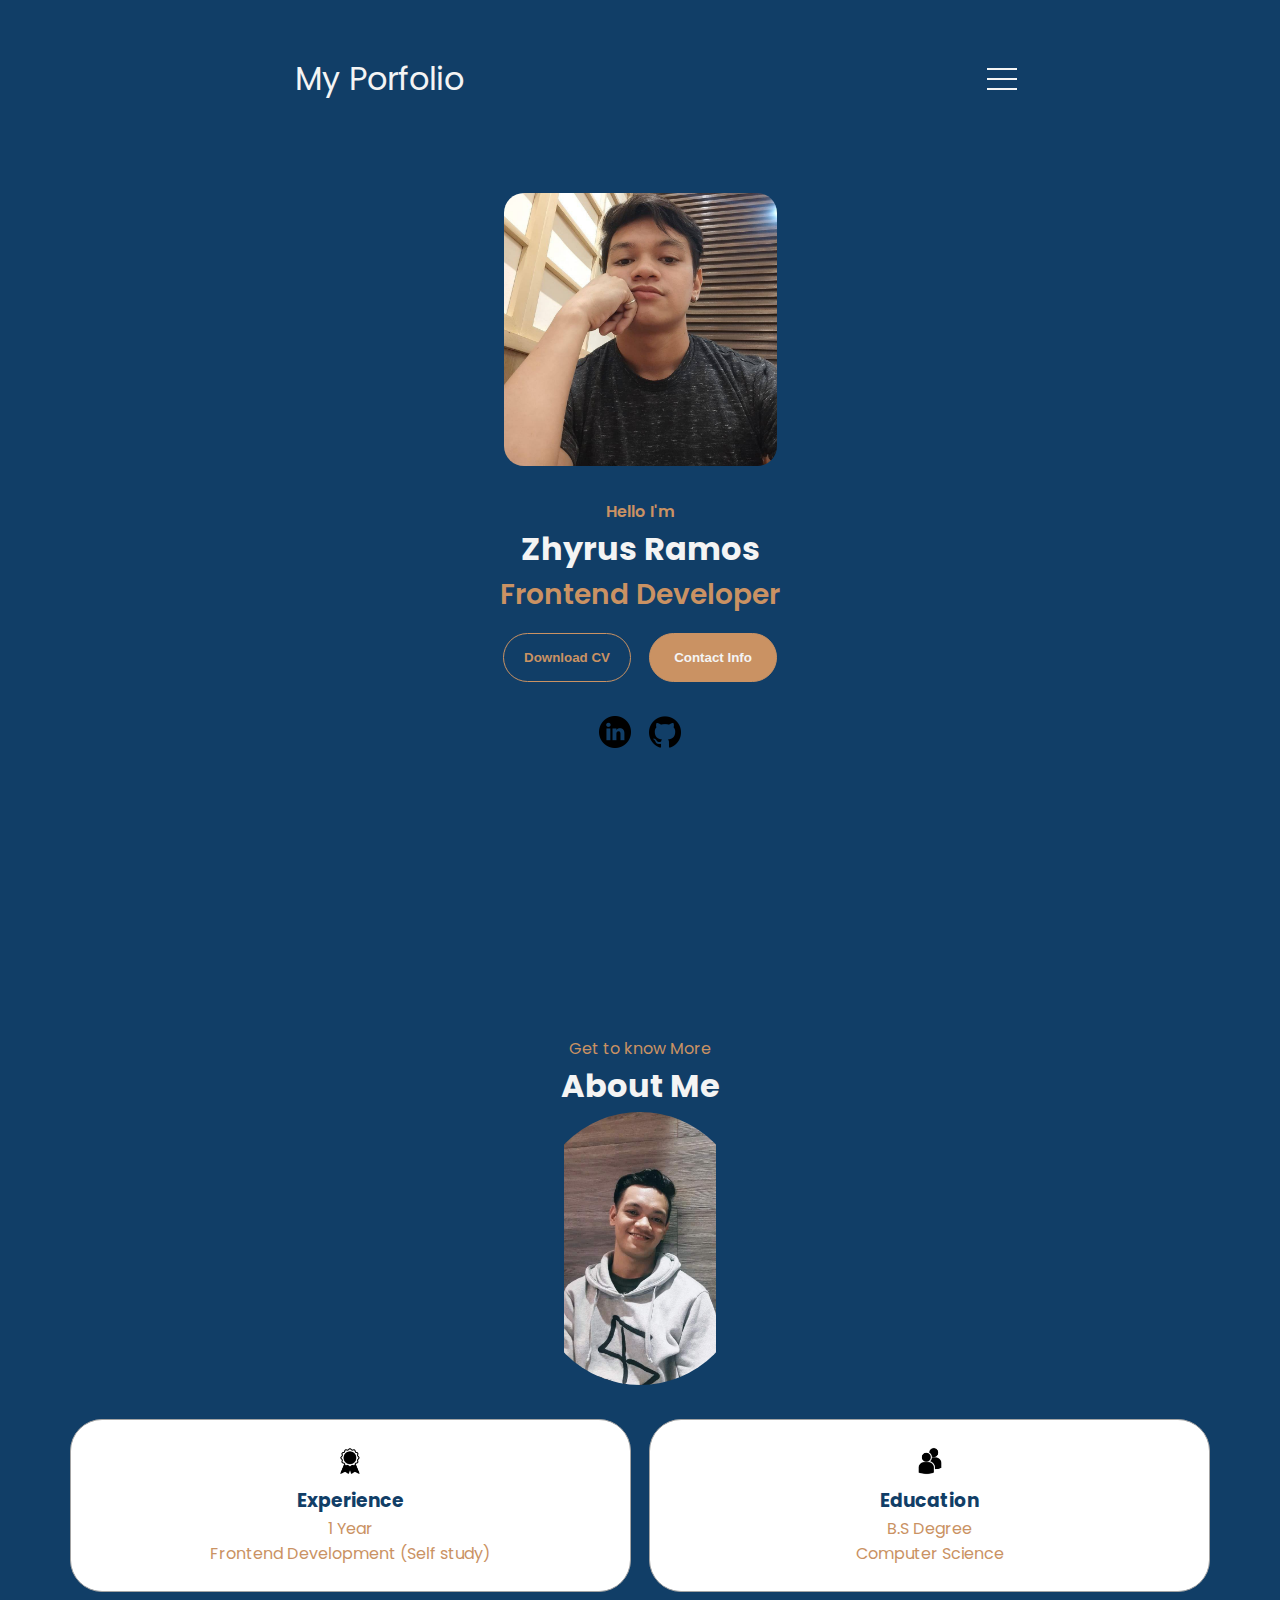
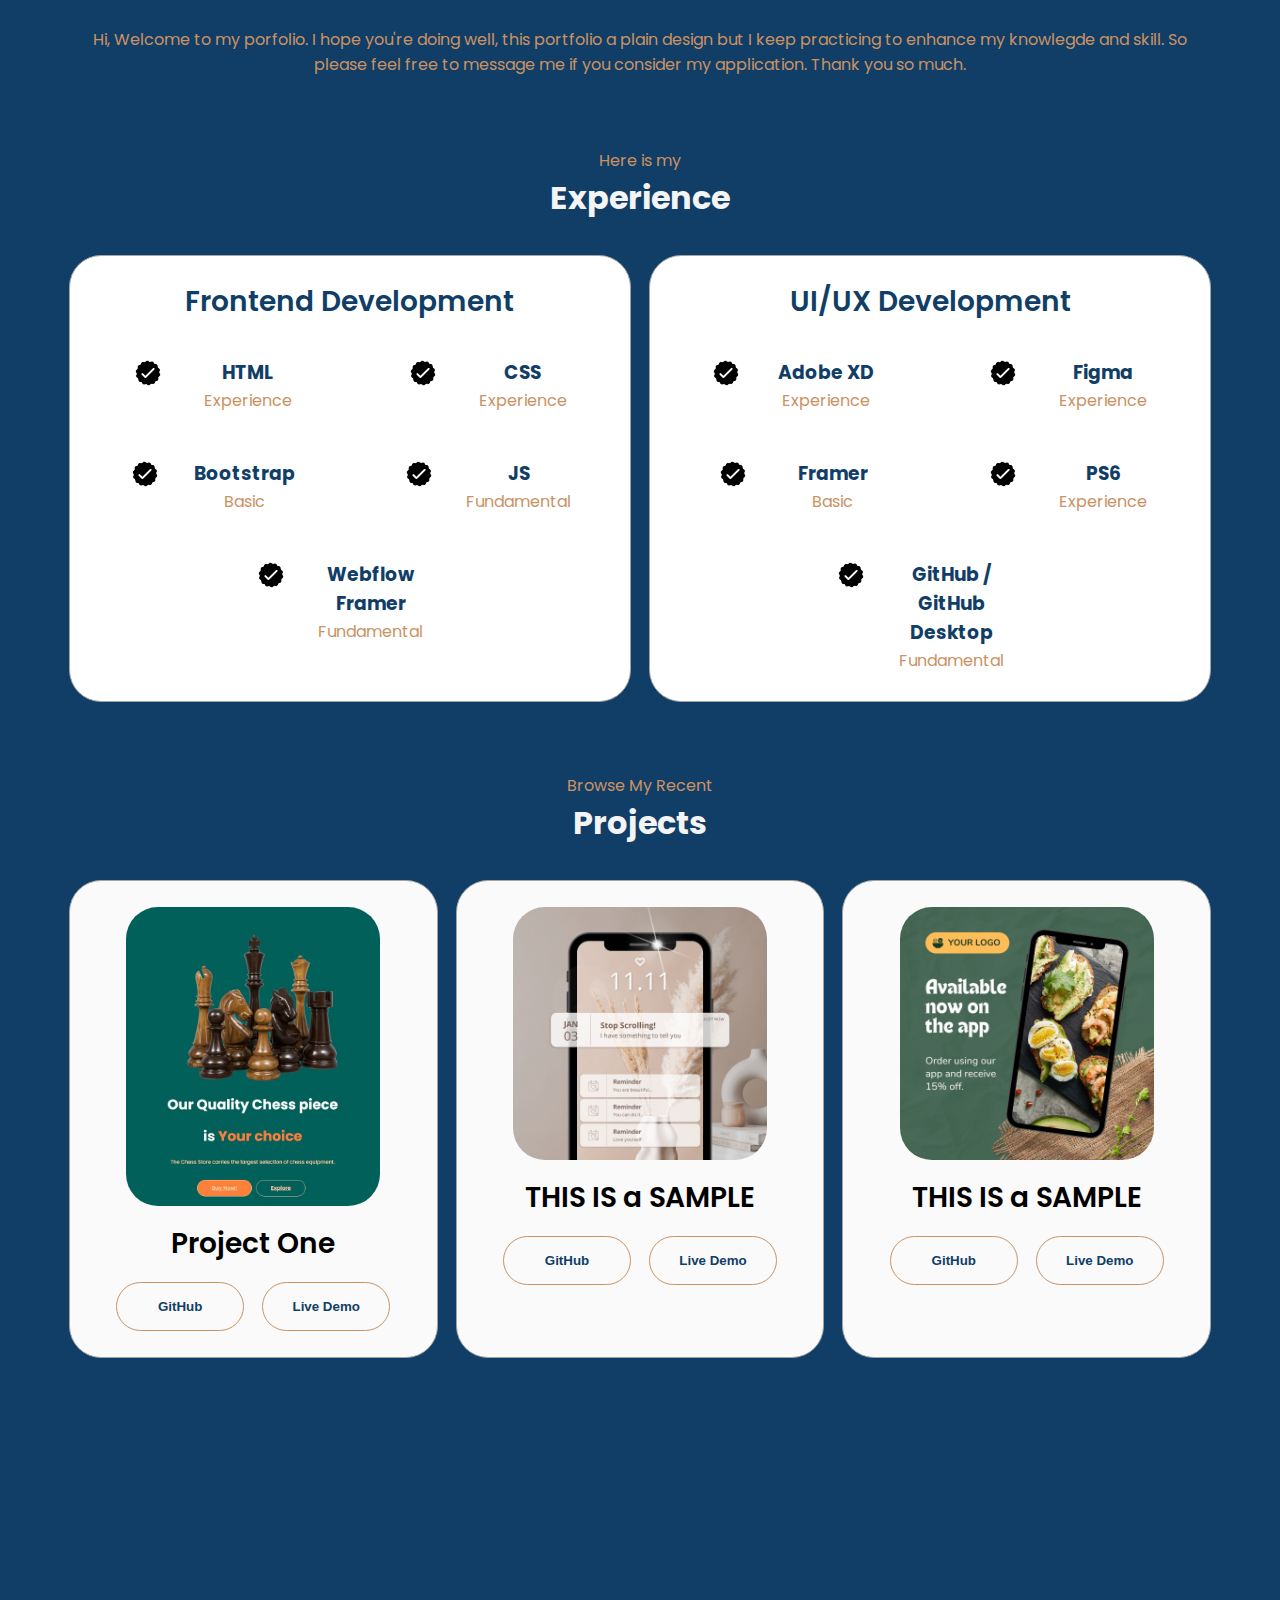
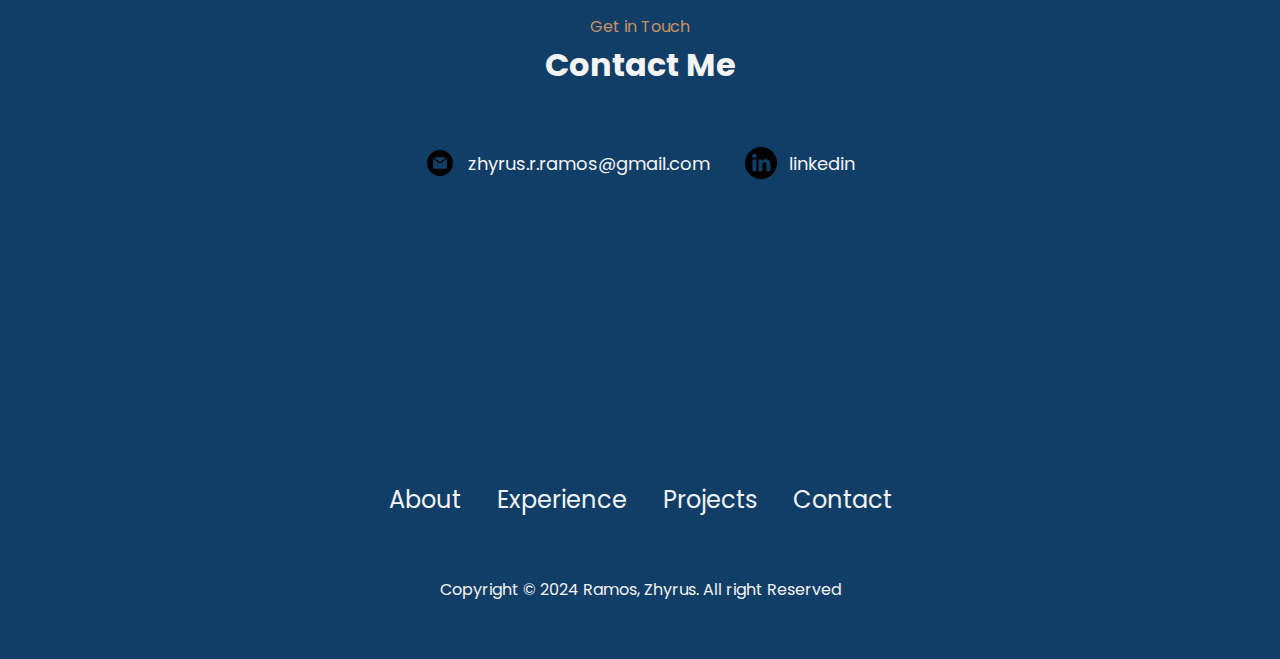
<file: index.html>
<!DOCTYPE html>
<html lang="en">
<head>
    <meta charset="UTF-8">
    <meta name="viewport" content="width=device-width, initial-scale=1.0">
    <title>My Porfolio</title>
    <link rel="stylesheet" href="style.css">
    <link rel="stylesheet" href="mediaqueries.css">
</head>
<body>
    <nav id="desktop-nav">
        <div class="logo">My Portfolio</div>
        <div>
            <ul class="nav-links">
                <li><a href="#about">About</a></li>
                <li><a href="#experience">Experience</a></li>
                <li><a href="#projects">Projects</a></li>
                <li><a href="#contact">Contact</a></li>
            </ul>
        </div>
    </nav>
    <nav id="hamburger-nav">
        <div class="logo">My Porfolio</div>
        <div class="hamburger-menu">
            <div class="hamburger-icon" onclick="toggleMenu()">
            <span></span>
            <span></span>
            <span></span>
            </div>
            <div class="menu-links">
                <li><a href="#about" onclick="toggleMenu()">About</a></li>
                <li><a href="#experience" onclick="toggleMenu()">Experience</a></li>
                <li><a href="#projects" onclick="toggleMenu()">Projects</a></li>
                <li><a href="#contact" onclick="toggleMenu()">Contact</a></li>
            </div>
        </div>
    </nav>
    <section id="profile">
        <div class="section__pic-container">
            <img src="./assets/pic.jpg" alt="Zhyrus-profile-picture" class="zhy-image">
        </div>
        <div class="section__text">
            <p class="section__text__p1">Hello I'm</p>
            <h1 class="title">Zhyrus Ramos</h1>
            <p class="section__text__p2">Frontend Developer</p>
            <div class="btn-container">
                <button 
                class="btn btn-color-download" 
                onclick="window.open('./assets/Zhyrus_R_Ramos_Resume.pdf')"
                >
                Download CV
                </button>
                <button class="btn btn-color-1" onclick="location.href='./#contact'">
                Contact Info
                </button>
            </div>
            <div id="socials-container">
                <img 
                src="./assets/linkedin.png" 
                alt="My LinkIn profile"
                class="icon" 
                onclick="location.href='https://linkedin.com/'"
                />
                <img 
                src="./assets/github.png" 
                alt="My LinkIn profile" 
                class="icon" 
                onclick="location.href='https://github.com/'"
                />
            </div>
        </div>
    </section>
    <section id="about">
        <p class="section__text__p1">Get to know More</p>
        <h1 class="title">About Me</h1>
        <div class="section-container">
            <div class="section__pic-container">
                <img src="./assets/pic2.jpg" alt="profile picture" class="about-pic">
            </div>
            <div class="about-details-container">
                <div class="about-containers">
                    <div class="details-container">
                        <img src="./assets/experience.png" alt="experience icon" class="icon">
                        <h3>Experience</h3>
                        <p>1 Year <br/>Frontend Development (Self study)</p>
                    </div>
                    <div class="details-container">
                        <img src="./assets/education.png" alt="Education icon" class="icon">
                        <h3>Education</h3>
                        <p>B.S Degree<br/>Computer Science</p>
                    </div>
                </div>
                <div class="text-container">
                    <p>Hi, Welcome to my porfolio. I hope you're doing well, this portfolio a plain design
                        but I keep practicing to enhance my knowlegde and skill. So please feel free
                        to message me if you consider my application. Thank you so much.
                    </p>
                </div>
            </div>
        </div>
        <img src="./assets/arrow.png" alt="arrow" class="icon arrow " 
        onclick="location.href='./#experience'">
    </section>
    <section id="experience">
       <p class="section__text__p1">Here is my</p>
       <h1 class="title">Experience</h1>
       <div class="experience-details-container">
        <div class="about-containers">
            <div class="details-container">
                <h2 class="experience-sub-title">Frontend Development</h2>
                <div class="article-container">
                    <article class="">
                        <img src="./assets/checkmark.png" alt="experience icon" class="icon">
                        <div>
                            <h3>HTML</h3>
                            <p>Experience</p>
                        </div>
                    </article>
                    <article class="">
                        <img src="./assets/checkmark.png" alt="experience icon" class="icon">
                        <div>
                            <h3>CSS</h3>
                            <p>Experience</p>
                        </div>
                    </article>
                    <article class="">
                        <img src="./assets/checkmark.png" alt="experience icon" class="icon">
                        <div>
                            <h3>Bootstrap</h3>
                            <p>Basic</p>
                        </div>
                    </article>
                    <article class="">
                        <img src="./assets/checkmark.png" alt="experience icon" class="icon">
                        <div>
                            <h3>JS</h3>
                            <p>Fundamental</p>
                        </div>
                    </article>
                    <article class="">
                        <img src="./assets/checkmark.png" alt="experience icon" class="icon">
                        <div>
                            <h3>Webflow
                                Framer</h3>
                            <p>Fundamental</p>
                        </div>
                    </article>
                </div>
            </div>
            <div class="details-container">
                <h2 class="experience-sub-title">UI/UX Development</h2>
                <div class="article-container">
                    <article class="">
                        <img src="./assets/checkmark.png" alt="experience icon" class="icon">
                        <div>
                            <h3>Adobe XD</h3>
                            <p>Experience</p>
                        </div>
                    </article>
                    <article class="">
                        <img src="./assets/checkmark.png" alt="experience icon" class="icon">
                        <div>
                            <h3>Figma</h3>
                            <p>Experience</p>
                        </div>
                    </article>
                    <article class="">
                        <img src="./assets/checkmark.png" alt="experience icon" class="icon">
                        <div>
                            <h3>Framer</h3>
                            <p>Basic</p>
                        </div>
                    </article>
                    <article class="">
                        <img src="./assets/checkmark.png" alt="experience icon" class="icon">
                        <div>
                            <h3>PS6</h3>
                            <p>Experience</p>
                        </div>
                    </article>
                    <article class="">
                        <img src="./assets/checkmark.png" alt="experience icon" class="icon">
                        <div>
                            <h3>GitHub /
                                GitHub Desktop
                            </h3>
                            <p>Fundamental</p>
                        </div>
                    </article>
                </div>
            </div>
        </div>
        </div>
       <img src="./assets/arrow.png" alt="arrow" class="icon arrow " 
       onclick="location.href='./#projects'">
    </section>
    <section id="projects">
        <p class="section__text__p1">Browse My Recent</p>
        <h1 class="title">Projects</h1>
        <div class="experience-details-container">
            <div class="about-containers">
                <div class="details-container color-container">
                <div class="article-container">
                    <img src="./assets/project-1.png" alt="Project 1" class="project-img">
                </div>
                <h2 class="experience-sub-title project-title">Project One</h2>
                <div class="btn-container">
                    <button class="btn btn-color-2 broject-btn" onclick="location.href='https://github.com/zhyzhyito'">
                        GitHub
                    </button>
                    <button class="btn btn-color-2 broject-btn" onclick="location.href='https://chess-website-eta.vercel.app'">
                        Live Demo
                    </button>
                </div>
                </div>
                <div class="details-container color-container">
                <div class="article-container">
                    <img src="./assets/project-2.png" alt="Project 2" class="project-img">
                </div>
                <h2 class="experience-sub-title project-title">THIS IS a SAMPLE</h2>
                <div class="btn-container">
                    <button class="btn btn-color-2 broject-btn" onclick="location.href='https://github.com/zhyzhyito'">
                        GitHub
                    </button>
                    <button class="btn btn-color-2 broject-btn" onclick="location.href='https:chess-website-eta.vercel.app'">
                        Live Demo
                    </button>
                </div>
                </div>
                <div class="details-container color-container">
                <div class="article-container">
                    <img src="./assets/project-3.png" alt="Project 3" class="project-img">
                </div>
                <h2 class="experience-sub-title project-title">THIS IS a SAMPLE</h2>
                <div class="btn-container">
                    <button class="btn btn-color-2 broject-btn" onclick="location.href='https://github.com/zhyzhyito'">
                        GitHub
                    </button>
                    <button class="btn btn-color-2 broject-btn" onclick="location.href='https//github/com'">
                        Live Demo
                    </button>
                </div>
                </div>
            </div>
        </div>
        <img src="./assets/arrow.png" alt="arrow" class="icon arrow " 
        onclick="location.href='./#contact'">
    </section>
    <section id="contact">
        <p class="section__text__p1">Get in Touch</p>
        <h1 class="title">Contact Me</h1>
        <div class="contact-info-upper-container">
            <div class="contact-info-container">
                <img src="./assets/email.png" alt="email icon" class="icon contact-icon">
                <p><a href="mailto:zhyrus.r.ramos@gmail.com">zhyrus.r.ramos@gmail.com</a>
                </p>
            </div>
            <div class="contact-info-container">
                <img src="./assets/linkedin.png" alt="linkedin icon" class="icon contact-icon">
                <p><a href="https://www.linkedin.com/in/zhyrus-ramos-8a2323275/">linkedin</a>
                </p>
            </div>
        </div>
    </section>
    <footer >
        <nav>
            <div class="nav-links-container">
                <ul class="nav-links">
                    <li><a href="#about">About</a></li>
                    <li><a href="#experience">Experience</a></li>
                    <li><a href="#projects">Projects</a></li>
                    <li><a href="#contact">Contact</a></li>
                </ul>
            </div>
        </nav>
        <p>Copyright &#169; 2024 Ramos, Zhyrus. All right Reserved</p>
    </footer>
    <script src="script.js"></script>
</body>
</html>
</file>
<file: style.css>
/*General*/
@import url('https://fonts.googleapis.com/css2?family=Poppins:wght@300;400;500;600&display=swap');

*{
    margin: 1px;
    padding: 0;
}
body{
    font-family: 'Poppins', sans-serif;
    background-color: #113E67;
}
html{
    scroll-behavior: smooth;
}
p{
    color: #ca9263;
    text-align: center;
}
/*Transition*/
a, .btn{
    transition: all 300ms ease;
}

/*For Nav */
nav, .nav-links{
    display: flex;
    
}
nav{
    justify-content: space-around;
    align-items: center;
    height: 17vh;
}
.nav-links{
    gap: 2rem;
    list-style: none;
    font-size: 1.5rem;   
    
}
a{
    color: #f4f4f4;
    text-decoration: none;
    text-decoration-color: #f4f4f4;
}
a:hover{
    color: #ca9263;
    text-decoration: underline;
    text-underline-offset: 1rem ;
    text-decoration-color: #c9b3a2;
}
.logo{
    font-size: 2rem;
    color: #f4f4f4;
    margin-left: 2rem;
}
.logo:hover{
    cursor: default;
}
/*Hamburger Menu*/
#hamburger-nav{
    display: none;
}

.hamburger-menu{
    position: relative;
    display: inline-block;
}
.hamburger-icon{
    display: flex;
    flex-direction: column;
    justify-content: space-between;
    height: 24px;
    width: 30px;
    cursor: pointer;
}
.hamburger-icon::after{
    transition: 0.7s;
}

.hamburger-icon span{
    width: 100%;
    height: 2px;
    background-color: #f4f4f4;
    transform: all 0.3ms ease-in-out;

}

.menu-links{
    position: absolute;
    top: 100%;
    right: 0%;
    width: fit-content;
    max-height: 0;
    overflow: hidden;
    transition: all 0.3ms ease-in-out;
}

.menu-links a{
    display: block;
    padding: 10px;
    text-align: start;
    font-size: 1.5rem;
    color: #113E67;
    text-decoration: none;
    transition: all 0.3ms ease-in-out;
    background-color: #ca9263;
    border-radius: 0.6rem;
}
.menu-links a:hover{
    background-color: #f4f4f4;
    transition: 0.5s;
}
.menu-links li{
    list-style: none;
}
.menu-links.open{
    max-height: 300px;
}
.hamburger-icon.open span:first-child{
    transform: rotate(45deg) translate(10px, 5px);
}
.hamburger-icon.open span:nth-child(2){
    opacity: 0;
}
.hamburger-icon.open span:last-child{
    transform: rotate(-45deg) translate(10px, -5px);
}
.hamburger-icon span:first-child{
    transform: none;
}
.hamburger-icon span:first-child{
    opacity: 1;
}
.hamburger-icon span:first-child{
    transform: none;
}
/*Sections Styling*/
section{
    padding-top: 4vh;
    height: 96vh;
    margin: 0 10rem;
    box-sizing: border-box;
    min-height: fit-content;
}
.section-container{
    display: flex;
}

/*Profile Section*/

#profile{
    display: flex;
    justify-content: center;
    gap: 9rem;
    height: 90vh;
}
.section__pic-container{
    display: flex;
    height: 400px;
    width: 400px;
    margin: auto 0;
}
.zhy-image{
    border-radius: 20px;
    width: 600px;
    height: auto;
}

.section__text{
    align-self: center;
    text-align: center;
}
.section__text p{
    font-weight: 600;

}
.section__text__p1{
    text-align: center;
}
.section__text__p2{
    font-size: 1.75rem;
    margin-bottom: 1rem;
}
.title{
    font-size: 2rem;
    text-align: center;
    color: #f4f4f4;
}
#socials-container{
    display: flex;
    justify-content: center;
    margin-top: 2rem;
    gap: 1rem;
}
/*Icons*/
.icon{
    cursor: pointer;
    height: 2rem;
}

/* Buttons */
.btn-container{
    display: flex;
    justify-content: center;
    gap: 1rem;

}
.btn{
    font-weight: 600;
    transition: all 300ms ease;
    padding: 1rem;
    width: 8rem;
    border-radius: 2rem;
}
.btn-color-1, 
.btn-color-2{
    border: #ca9263 0.1rem solid;
    color: #f4f4f4;
}
.btn-color-1:hover, 
.btn-color-2:hover{
    cursor: pointer;
}
.btn-color-1, 
.btn-color-2:hover{
    background: #ca9263;
    color: #f4f4f4;
}
.btn-color-1:hover{
    background: #113E67;
    color: #ca9263;
}
.btn-color-2{
    background: none;
}
.btn-color-2:hover{
    border: rgb(255, 255, 255) 0.1rem solid;
}
.btn-container{
    gap: 1rem;
}
.btn-color-download{
    border: #ca9263 0.1rem solid;
    color: #ca9263;
}
.btn-color-download:hover{
    cursor: pointer;
}
.btn-color-download:hover{
    background: #ca9263;
    color: #f4f4f4;
}
.btn-color-download{
    background: none;
}
/*About Section*/

#about{
    position: relative;
}
.about-containers{
    gap: 1rem;
    margin-bottom: 2rem;
    margin-top: 2rem;
}
.about-details-container{
    justify-content: center;
    flex-direction: column;
}
.about-containers, 
.about-details-container{
    display: flex;
}
.about-pic{
    border-radius: 10rem;
    width: 210px;
    object-fit: contain;
}
.arrow{
    position: absolute;
    right: -5rem;
    bottom: 2.5rem;
}
.details-container{
    padding: 1.5rem;
    flex: 1;
    color: #113E67;
    background: white;
    border-radius: 2rem;
    border: rgb(53, 53, 53) 0.1rem solid;
    border-color: rgb(163, 163, 163);
    text-align: center;
}
.section-container{
    gap: 4rem;
    height: 80%;
}
.section__pic-container{
    height: 400px;
    width: 400px;
    margin: auto 0;
}

/*Experience Section*/
#experience{
    position: relative;
}
.experience-sub-title{
    color: #113E67;
    font-weight: 600;
    font-size: 1.75rem;
    margin-bottom: 2rem;
}
.experience-details-container{
    display: flex;
    justify-content: center;
    flex-direction: column;
    margin-top: 10rem;
}
.article-container{
    display: flex;
    text-align: inherit;
    flex-wrap: wrap;
    flex-direction: row;
    gap: 2.5rem;
    justify-content: space-around;
}
article{
    display: flex;
    width: 12rem;
    justify-content: space-around;
    gap: 0.5rem;
}
article .icon{
    cursor: default;
}

/*Projects Section*/
#projects{
    position: relative;
}
.color-container{
    border-color: rgb(163, 163, 163);
    background: rgb(250, 250, 250);

}
.project-img{
    border-radius: 2rem;
    width: 80%;
    height: 100%;
}
.project-title{
    margin: 1rem;
    color: black;
}
.project-btn{
    color: black;
    border-color: rgb(163, 163, 163);
}
.btn-color-2{
    color: #113E67;
}
/*Contact*/

#contact{
    display: flex;
    justify-content: center;
    flex-direction: column;
    height: 70vh;
}
.contact-info-upper-container{
    display: flex;
    justify-content: center;
    /*border-radius: 2rem;*/
    /*border: rgb(53, 53, 53) 0.1rem solid;*
    /*border-color: rgb(163, 163, 163);*/
    background:(250, 250, 250);
    margin: 2rem auto;
    padding: 0.5rem;
}
.contact-info-container{
    display: flex;
    align-items: center;
    justify-content: center;
    gap: 0.54rem;
    margin: 1rem;
    color: #f4f4f4;
}
.contact-info-container p{
    font-size: large;
}
.contact-icon{
    cursor: default;
    height: 2rem;
}
.email-icon{
    height: 2.5rem;
}

/*Footer*/
footer{
    height: 26vh;
    margin: 0 1rem;
    
}
footer p{
    text-align: center;
    color: #f4f4f4;
}
</file>
<file: mediaqueries.css>
@media screen and (max-width: 1400px){
    #profile{
        height: 83vh;
        margin-bottom: 6rem;
    }
    .about-containers{
        flex-wrap: wrap;
    }
    #desktop-nav{
        display: none;
    }
    #hamburger-nav{
        display: flex;
    }
    #experience, .experience-details-container{
        margin-top: 2rem;
    }
    #profile, .section-container{
        display: block;
    }
    .arrow{
        display: none;
    }
    section, .section-container{
        height: fit-content;
    }
    section{
        margin: 0 5%;
    }
    .section__pic-container{
        width: 275px;
        height: 275px;
        margin: 0 auto 2rem;
        justify-content: center;
    }
    .about-containers{
        margin-top: 0;
    }

}

@media screen and (max-width: 1200px){
    #desktop-nav{
        display: none;
    }
    #hamburger-nav{
        display: flex;
    }
    #experience, .experience-details-container{
        margin-top: 2rem;
    }
    #profile, .section-container{
        display: block;
    }
    .arrow{
        display: none;
    }
    section, .section-container{
        height: fit-content;
    }
    section{
        margin: 0 5%;
    }
    .section__pic-container{
        width: 275px;
        height: 275px;
        margin: 0 auto 2rem;
        justify-content: center;
    }
    .about-containers{
        margin-top: 0;
    }
}
@media screen and (max-width: 777px){
    .project-img{
        width:30vh;
        height: auto;
    }
}

@media screen and (max-width: 600px){
    #contact, footer{
        height: 40vh;
    }
    #profile{
        height: 83vh;
        margin-bottom: 0;
    }
    article{
        font-size: 1rem;
    }
    footer nav{
        height: fit-content;
        margin-bottom: 2rem;
    }
    .about-containers 
    .contact-info-upper-container, 
    .btn-container{
        flex-wrap: wrap;
    }
    .contact-info-container{
        margin: 7px;
        margin-right: 1px;
    }
    .contact-info-container p, .nav-links li a{
        font-size: 1rem;
    }
    .experience-sub-title{
        font-size: 1.25rem;

    }
    .logo{
        font-size: 1.5rem;
    }
    .nav-links{
        flex-direction: column;
        gap: 0.5rem;
        text-align: center;
    }
    .article{
        justify-content: start;
    }
    
}

@media screen and (max-width: 387px){
    .contact-info-upper-container{
        margin-left: -1rem;
    }
}
</file>
